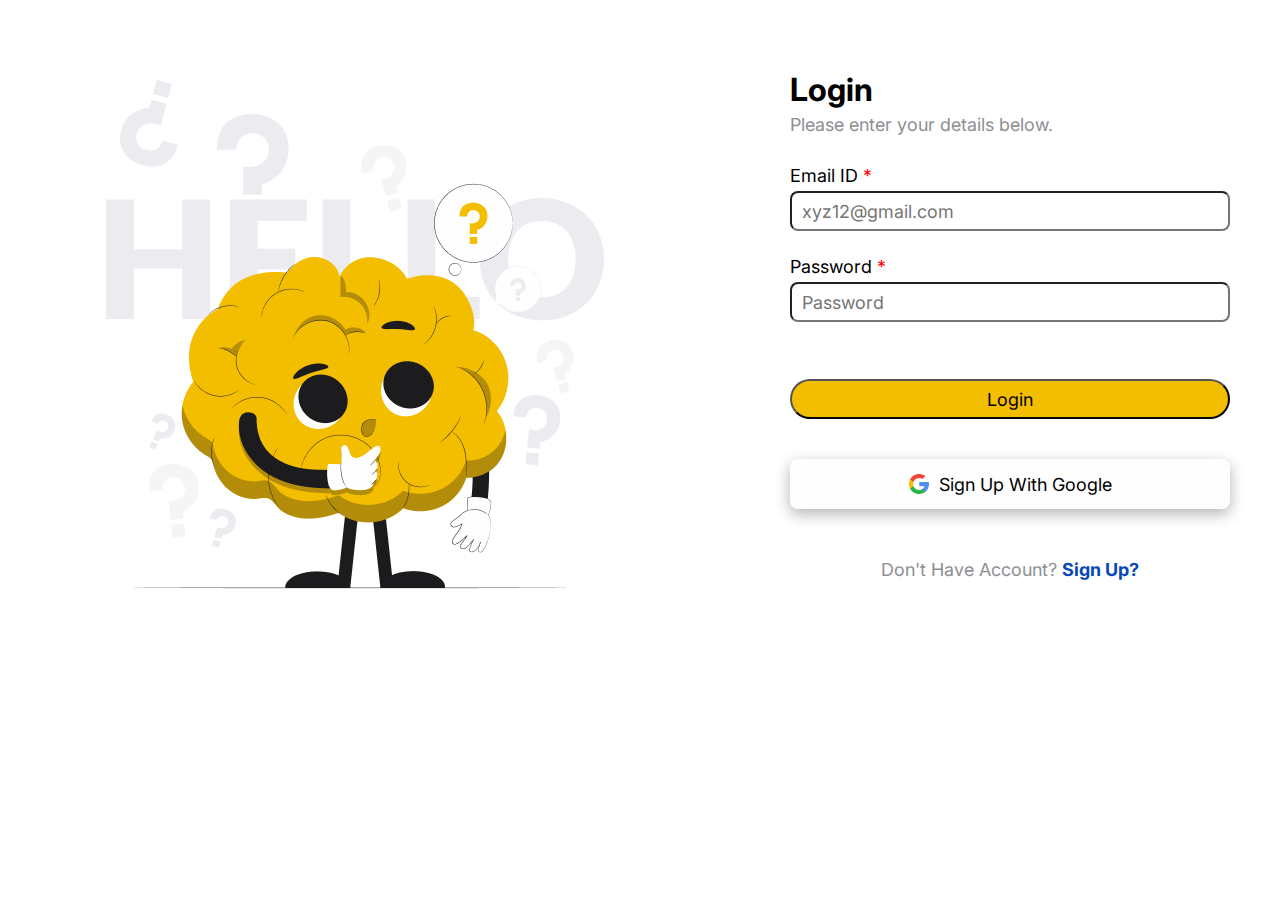
<file: index.html>
<!DOCTYPE html>
<html lang="en">
  <head>
    <meta charset="UTF-8" />
    <meta name="viewport" content="width=device-width, initial-scale=1.0" />
    <title>Quiz App</title>
    <link rel="stylesheet" href="./css/style.css" />
  </head>

  <body>
    <div class="container">
      <div class="image-section">
        <img src="./assets/cloud image.png" alt="" srcset="" />
      </div>
      <div class="login-section">
        <div class="credentials-section">
          <h2>Login</h2>
          <p>Please enter your details below.</p>

          <label for="emailId"
            >Email ID <span class="mandatory">*</span>
          </label>
          <input
            type="email"
            name="emailId"
            id="emailId"
            placeholder="xyz12@gmail.com"
          />
          <span id="email-err" style="color: red"></span>

          <label for="password"
            >Password <span class="mandatory">*</span>
          </label>
          <input
            type="password"
            name="password"
            id="password"
            placeholder="Password"
          />
          <span id="password-err" style="color: red"></span>
          <br />
          <button id="login" onclick="login()">Login</button>
        </div>

        <div class="card">
          <img src="./assets/google.png" alt="" srcset="" />
          <p>Sign Up With Google</p>
        </div>
        <div class="middle">
          Don't Have Account? <a href="/signup.html">Sign Up?</a>
        </div>
      </div>
    </div>
    <script src="js/script.js"></script>
  </body>
</html>
</file>
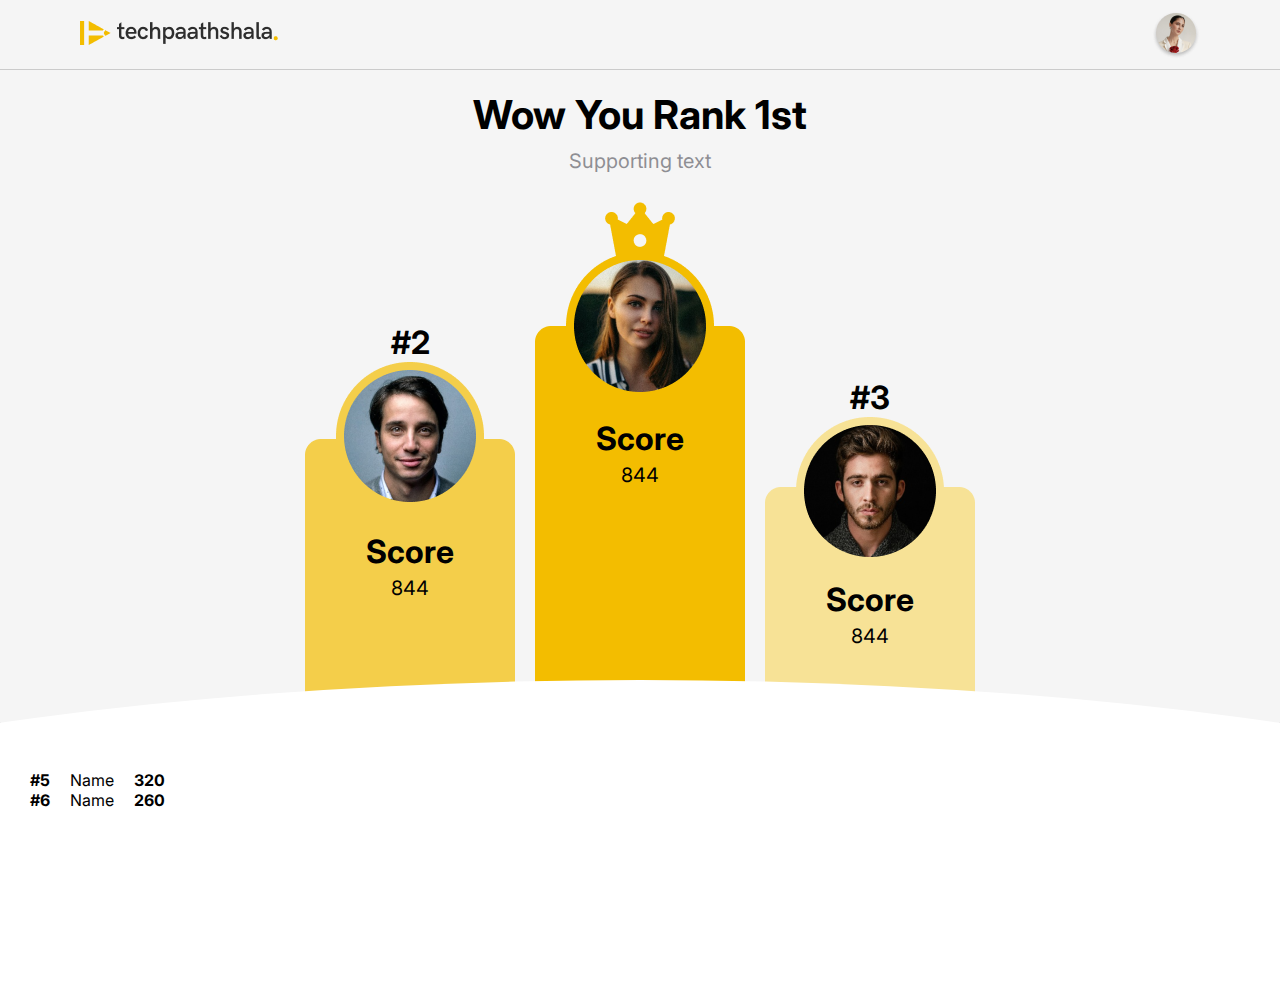
<file: leaderboard.html>
<!DOCTYPE html>
<html lang="en">
  <head>
    <meta charset="UTF-8" />
    <meta name="viewport" content="width=device-width, initial-scale=1.0" />
    <title>Leaderboard</title>
    <link rel="stylesheet" href="./css/style.css" />
  </head>
  <body style="background-color: #f5f5f5">
    <div class="navbar">
      <div class="logo">
        <img src="./assets/techoaathshala_logo.png" alt="" srcset="" />
      </div>
      <div class="menus">
        <div class="profile-menu">
          <img
            src="./assets/profile_picture.png"
            alt="Profile Picture"
            class="profile-photo"
            id="profile-photo"
          />

          <div class="popup-container hidden" id="popup-container">
            <div class="popup">
              <button class="logout-btn" id="logout-btn">Logout</button>
            </div>
          </div>
        </div>
      </div>
    </div>

    <div class="rank-container">
      <h2 id="rank-heading">Wow You Rank 1st</h2>
      <p id="rank">Supporting text</p>
    </div>

    <div class="top-three">
      <div class="user-rank-second">
        <h2>#2</h2>
        <img src="./assets/rank_image1.png" alt="" srcset="" />
        <div class="score-display">
          <h2 id="secondName">Score</h2>
          <p id="second">844</p>
        </div>
      </div>
      <div class="user-rank-first">
        <img src="./assets/rank_image2.png" alt="" srcset="" />
        <div class="score-display">
          <h2 id="firstName">Score</h2>
          <p id="first">844</p>
        </div>
      </div>
      <div class="user-rank-third">
        <h2>#3</h2>
        <img src="./assets/rank_image3.png" alt="" srcset="" />
        <div class="score-display">
          <h2 id="thirdName">Score</h2>
          <p id="third">844</p>
        </div>
      </div>
    </div>

    <div class="user-scores">
      <div class="current-users">
        <div class="current-user">
          <div class="current-user-rank">#4</div>
          <div class="current-user-name">Name</div>
          <div class="current-user-score">400</div>
        </div>
      </div>

      <div class="other-users-container">
        <div class="other-user">
          <div class="other-user-rank">#5</div>
          <div class="other-user-name">Name</div>
          <div class="other-user-score">320</div>
        </div>
        <div class="other-user">
          <div class="other-user-rank">#6</div>
          <div class="other-user-name">Name</div>
          <div class="other-user-score">260</div>
        </div>
        <!-- More users will be added dynamically via JavaScript -->
      </div>
    </div>

    <script src="js/script.js"></script>
  </body>
</html>
</file>
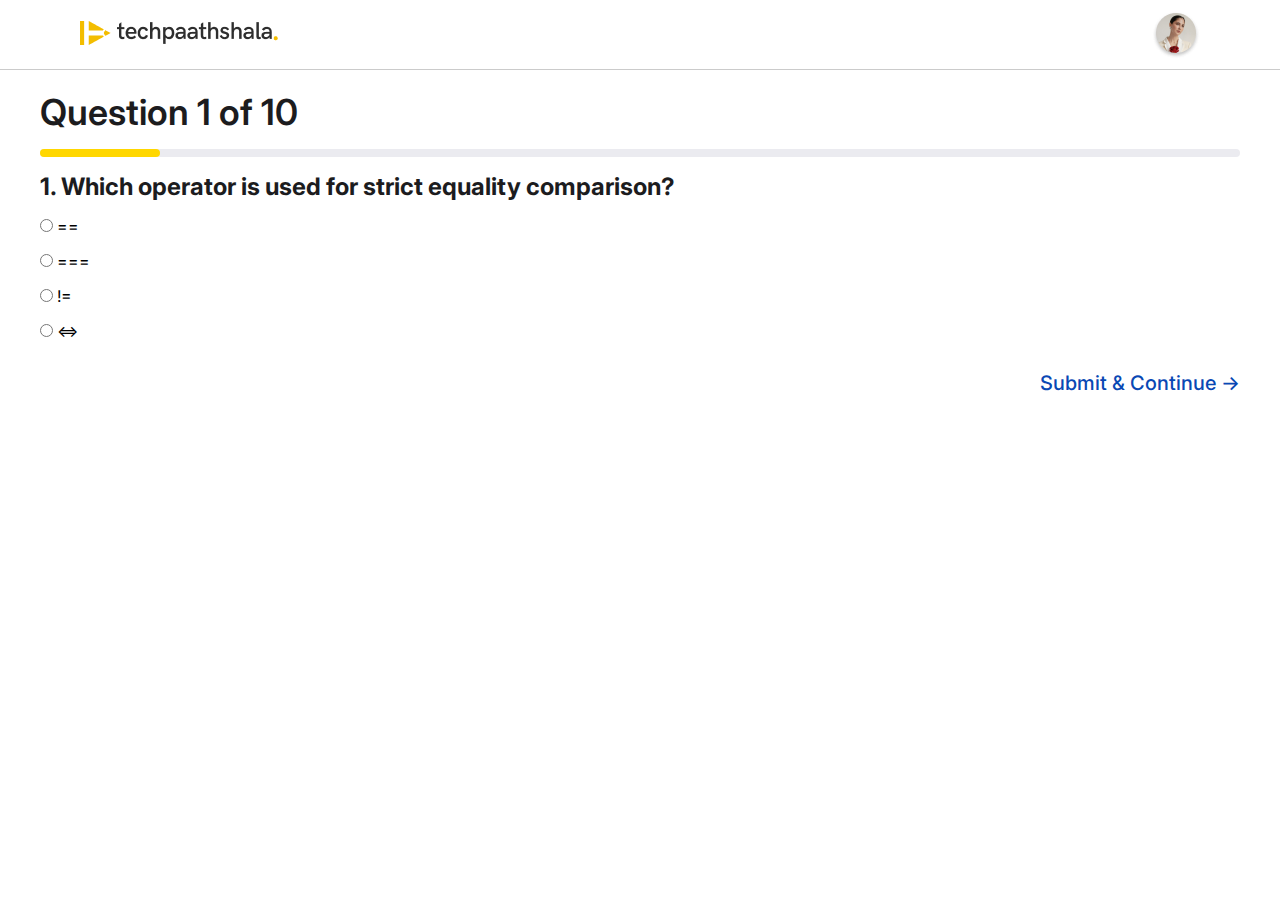
<file: quizstartpage.html>
<!DOCTYPE html>
<html lang="en">
  <head>
    <meta charset="UTF-8" />
    <meta name="viewport" content="width=device-width, initial-scale=1.0" />
    <title>Quiz Start Page</title>
    <link rel="stylesheet" href="./css/style.css" />
  </head>
  <body>
    <!-- Navbar -->
    <div class="navbar">
      <div class="logo">
        <img src="./assets/techoaathshala_logo.png" alt="Techpaathshala Logo" />
      </div>
      <div class="menus">
        <div class="profile-menu">
          <img
            src="./assets/profile_picture.png"
            alt="Profile Picture"
            class="profile-photo"
            id="profile-photo"
          />
          <div class="popup-container hidden" id="popup-container">
            <div class="popup">
              <button class="logout-btn" id="logout-btn">Logout</button>
            </div>
          </div>
        </div>
      </div>
    </div>

    <!-- Quiz Container -->
    <div class="question-container" id="quiz-container">
      <!-- Question Header -->
      <h2 id="question-counter">Question 1 of 10</h2>
      <div class="progress-bar">
        <div class="progress" id="progress"></div>
      </div>

      <!-- Question Title -->
      <h3 id="question-title">1. This is the question?</h3>
      <p class="supporting-text">Supporting Text</p>

      <!-- Options -->
      <ol class="options" id="options">
        <li><strong>1.</strong> Option</li>
        <li><strong>2.</strong> Option</li>
        <li><strong>3.</strong> Option</li>
        <li><strong>4.</strong> Option</li>
      </ol>
      <!-- Navigation Buttons -->
    </div>
    <div class="navigation-btn">
      <button id="prevBtn" disabled>← Previous</button>
      <button id="nextBtn">Submit & Continue →</button>
    </div>

    <script src="js/script.js"></script>
  </body>
</html>
</file>
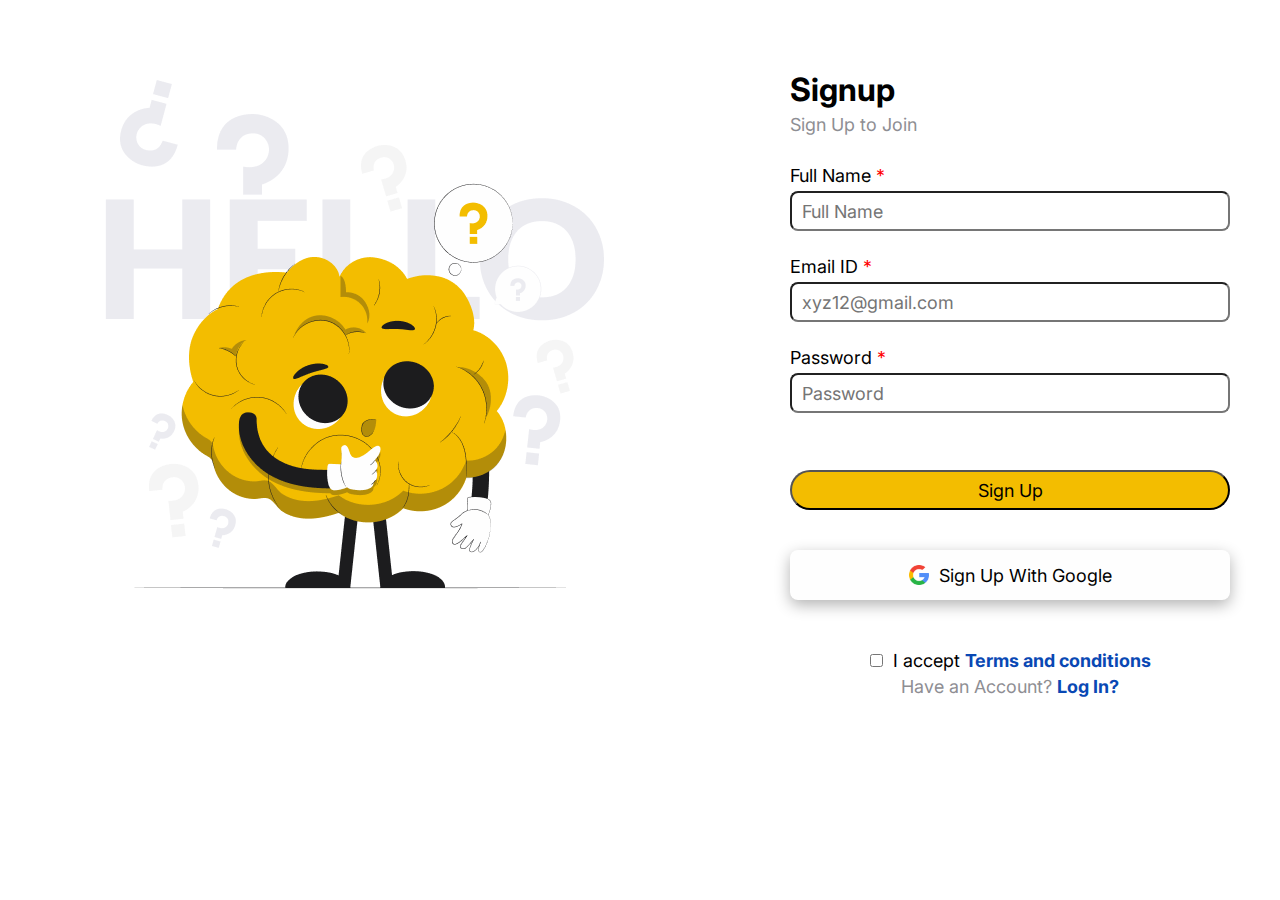
<file: signup.html>
<!DOCTYPE html>
<html lang="en">
  <head>
    <meta charset="UTF-8" />
    <meta name="viewport" content="width=device-width, initial-scale=1.0" />
    <title>Quiz App</title>
    <link rel="stylesheet" href="./css/style.css" />
  </head>

  <body>
    <div class="container">
      <div class="image-section">
        <img src="./assets/cloud image.png" alt="" srcset="" />
      </div>
      <div class="login-section">
        <div class="credentials-section">
          <h2>Signup</h2>
          <p>Sign Up to Join</p>
          <label for="fullName"
            >Full Name <span class="mandatory">*</span>
          </label>
          <input
            type="text"
            name="fullName"
            id="fullName"
            placeholder="Full Name"
          />
          <span id="name-err" style="color: red"></span>

          <label for="emailId"
            >Email ID <span class="mandatory">*</span>
          </label>
          <input
            type="email"
            name="emailId"
            id="emailId"
            placeholder="xyz12@gmail.com"
          />
          <span id="email-err" style="color: red"></span>

          <label for="password"
            >Password <span class="mandatory">*</span>
          </label>
          <input
            type="password"
            name="password"
            id="password"
            placeholder="Password"
          />
          <span id="password-err" style="color: red"></span>
          <br />
          <button id="login" onclick="signup()">Sign Up</button>
        </div>

        <div class="card">
          <img src="./assets/google.png" alt="" srcset="" />
          <p>Sign Up With Google</p>
        </div>

        <div class="middle" style="color: black">
          <input type="checkbox" name="terms" id="terms" />I accept
          <a href="#">Terms and conditions</a>
          <p>Have an Account? <a href="/index.html">Log In?</a></p>
        </div>
      </div>
    </div>

    <script src="js/script.js"></script>
  </body>
</html>
</file>
<file: css/style.css>
@import url("https://fonts.googleapis.com/css2?family=Cabin:ital,wght@0,400..700;1,400..700&family=Figtree:ital,wght@0,300..900;1,300..900&family=Fira+Sans:ital,wght@0,100;0,200;0,300;0,400;0,500;0,600;0,700;0,800;0,900;1,100;1,200;1,300;1,400;1,500;1,600;1,700;1,800;1,900&family=Inter:ital,opsz,wght@0,14..32,100..900;1,14..32,100..900&family=Lato:ital,wght@0,100;0,300;0,400;0,700;0,900;1,100;1,300;1,400;1,700;1,900&family=Lexend:wght@100..900&family=Open+Sans:ital,wght@0,300..800;1,300..800&family=Outfit:wght@100..900&family=Playwrite+HR+Lijeva+Guides&family=Poppins:ital,wght@0,100;0,200;0,300;0,400;0,500;0,600;0,700;0,800;0,900;1,100;1,200;1,300;1,400;1,500;1,600;1,700;1,800;1,900&family=Roboto+Condensed&family=Roboto:ital,wght@0,100;0,300;0,400;0,500;0,700;0,900;1,100;1,300;1,400;1,500;1,700;1,900&family=Rubik:ital,wght@0,300..900;1,300..900&display=swap");

* {
  padding: 0;
  margin: 0;
  font-family: "Inter", serif;
  box-sizing: border-box;
}
.container {
  display: flex;
  flex-direction: row;
}
.image-section img {
  margin-top: 80px;
  margin-left: 100px;
  width: 510px;
  height: 529px;
}
.login-section {
  margin-top: 70px;
  margin-left: 180px;
  /* width:700px; */
}
.login-section h2 {
  font-size: 2em;
}
.login-section p {
  color: #8e8e93;
  font-size: 18px;
  margin-top: 5px;
  margin-bottom: 30px;
}
.credentials-section label[for="emailId"],
label[for="password"],
label[for="fullName"],
input[type="email"],
input[type="password"],
input[type="text"] {
  font-size: 18px;
  display: block;
  margin-top: 20px;
}
.mandatory {
  color: red;
}
/* #passwordErr{
    margin-right: 50px;
} */
.credentials-section input[type="email"],
.credentials-section input[type="password"],
.credentials-section input[type="text"] {
  margin-top: 5px;
  margin-bottom: 25px;
  height: 40px;
  width: 440px;
  box-sizing: border-box;
  padding: 10px;
  border-radius: 8px;
}
#login {
  background-color: #f3bd00;
  margin-top: 12px;
  width: 440px;
  border-radius: 100px;
  font-size: 18px;
  height: 40px;
}
.card {
  display: flex;
  margin-top: 40px;
  border-radius: 8px;
  box-shadow: 0 5px 15px rgba(0, 0, 0, 0.3);
  height: 50px;
  align-items: center;
  justify-content: center;
  box-sizing: border-box;
  background-color: #fefefe;
}
.card img {
  width: 20px;
  height: 20px;
}
.card p {
  margin-left: 10px;
  margin-top: 30px;
  color: #000;
  font-size: 18px;
}

.middle {
  text-align: center;
  margin-top: 30px;
  color: #8e8e93;
  margin-top: 50px;
  font-size: 18px;
}
a {
  text-decoration: none;
  color: #0948b4;
  font-weight: bold;
  font-size: 18px;
}
.middle > input[type="checkbox"] {
  font-size: 20px;
  margin-right: 10px;
}
button {
  cursor: pointer;
}

/* HOME PAGE STYLING */

.navbar {
  display: flex;
  flex-direction: row;
  align-items: center;
  justify-content: space-between;
  height: 70px;
  border-bottom: 1px solid #cbcbcb;
  /* background-color: #F5F5F5; */
}
.logo {
  max-width: 12.5rem; /* 200px converted to rem */
  padding-left: 5rem; /* Instead of margin-left for better control */
  display: block; /* Removes extra spacing */
}

.menus {
  display: flex;
  align-items: center;
  gap: 1.5rem; /* Space between links and image */
  margin-left: auto; /* Pushes to the extreme right */
  padding-right: 5rem;
}
.menus a {
  text-decoration: none;
  /* font-size: 16px; */
  color: #000;
  margin-bottom: 10px;
}

.menus img {
  display: block; /* Removes inline space issue */
  max-width: 100%; /* Prevents stretching */
  height: auto;
}
.underline {
  margin-top: 10px;
}

.content {
  margin-top: 30px;
  padding: 0 20px;
}
.content h2 {
  font-size: 32px;
  font-weight: 700;
  margin-bottom: 8px;
}
.content i {
  margin-right: 3px;
}
.content li {
  color: #8e8e93;
  margin-left: 30px;
  margin-top: 10px;
}
.box-container {
  border-radius: 11px;
  box-shadow: 0 5px 15px rgba(28, 28, 30, 0.1);
  width: 80%;
  max-width: 1180px; /* Prevents container from being too wide */
  background-color: #fefefe;
  height: auto;
  margin: 30px auto; /* Centers the box horizontally */
  display: flex;
  flex-direction: column;
  align-items: center;
  overflow: hidden;
  text-align: center; /* Ensures text inside is also centered */
}

.box-container img {
  padding: 24px;
  /* width: 1132px; */
  width: 100%;
  height: auto;
}

.box-container h2 {
  font-size: 32px;
  font-weight: 700;
  margin-top: 10px;
  text-align: center;
}
.box-container p {
  color: #8e8e93;
  font-size: 18px;
  text-align: center;
  width: 390px;
  margin-top: 5px;
}

.sample-form {
  display: flex;
  /* flex-direction: row; */
  flex-wrap: wrap;
  margin-top: 40px;
  gap: 24px;
}

.sample-form label,
.sample-form input[type="text"],
.sample-form input[type="email"] {
  font-size: 18px;
  width: 361px;
  width: 100%;
  border-radius: 8px;
}
.form-group {
  display: flex;
  flex-direction: column;
  gap: 10px;
}
.sample-form input[type="text"],
.sample-form input[type="email"] {
  height: 51px;
  box-sizing: border-box;
  padding: 16px;
}

#start {
  margin: 24px 0;
  /* width: 360px; */
  width: 50%;
  /* height: 43px; */
  background-color: #f3bd00;
  padding: 12px 24px;
  font-size: 18px;
  font-weight: 500;
  border-radius: 100px;
  border: none;
}

/*Leaderboard CSS*/
.rank-container {
  text-align: center;
  margin-top: 20px;
}
.rank-container h2 {
  font-size: 40px;
  font-weight: 700px;
}
#rank {
  color: #8e8e93;
  font-size: 20px;
  margin-top: 10px;
}
.top-three {
  display: flex;
  flex-direction: row;
  gap: 20px;
  margin-top: 20px;
  justify-content: center;
  position: relative;
}
.top-three h2 {
  text-align: center;
  font-size: 32px;
}
.user-rank-second {
  /* position:absolute; */
  margin-top: 130px;
}

.user-rank-third {
  margin-top: 185px;
}

.score-display {
  position: relative;
  bottom: 330px;
  text-align: center;
}

.score-display p {
  margin-top: 5px;
  font-size: 20px;
}

.user-scores {
  background-color: #ffff;
  height: 400px;
  width: 100%;
  position: absolute;
  top: 600px;
  box-shadow: 0 5px 15px rgba(0, 0, 0, 0.3);
  clip-path: ellipse(100% 80% at 50% 100%);
  z-index: 1;
  box-sizing: border-box;
  padding-top: 170px;
  padding-left: 30px;
  padding-right: 30px;
  overflow-y: auto;
  scrollbar-width: none;
}
.other-users {
  display: flex;
  /* flex-direction: column; */
  font-size: 20px;
  color: #000;
  gap: 10px;
  justify-content: space-between;
  height: 55px;
  border-radius: 8px;
  box-shadow: 0 5px 15px rgba(0, 0, 0, 0.3);
  box-sizing: border-box;
  padding: 20px;
  align-items: center;
  margin-bottom: 20px;
}
.current-users {
  background-color: #fbf1ce;
  display: none;
  font-size: 20px;
  color: #000;
  gap: 10px;
  justify-content: space-between;
  height: 55px;
  border-radius: 8px;
  box-shadow: 0 5px 15px rgba(0, 0, 0, 0.3);
  box-sizing: border-box;
  padding: 20px;
  align-items: center;
  margin-bottom: 20px;
}

.current-user,
.other-user {
  display: flex;
  gap: 20px;
}

.current-user-rank,
.other-user-rank,
.current-user-score,
.other-user-score {
  font-weight: bold;
}

/* .popup-container {
  position: absolute;
  right: 10px;
  top: 85px;
  top: 0;  
  left: 0;
  left: 50;
  width: 400px;
  height: 50px;
  background-color: white;
  background-color: rgba(0, 0, 0, 0.5);
  display: none;
  justify-content: center;
  align-items: center;
} */

.profile-menu {
  position: relative;
  display: inline-block;
}

.profile-photo {
  cursor: pointer;
}

.popup-container {
  position: absolute;
  left: -80px;
  top: 50px;
  width: 200px;
  padding: 10px;
  border-radius: 10px;
  z-index: 1000;
}

.logout-btn {
  width: 100%;
  height: 43px;
  background-color: #f3bd00;
  font-size: 18px;
  font-weight: 500;
  border-radius: 100px;
  border: none;
  cursor: pointer;
}

.hidden {
  display: none;
}

.quiz-container {
  padding: 50px 40px 0 40px;
}

.progress-bar {
  height: 8px;
  background: #ebebf0;
  margin: 15px 40px;
  border-radius: 50px;
}
.progress {
  height: 8px;
  background: gold;
  width: 0%;
  border-radius: 50px;
  transition: width 0.3s ease-in-out;
}
.question-container {
  margin-top: 20px;
}
.options {
  display: block;
  margin: 15px 0;
  cursor: pointer;
  list-style: decimal;
}

.options li {
  margin-bottom: 15px; /* space between list items */
  padding: 0 40px;
}
.selected {
  background-color: lightblue;
}
.navigation-btn {
  display: flex;
  justify-content: space-between;
  margin-top: 30px;
  padding: 0 40px;
}

#prevBtn {
  font-weight: 500;
  font-size: 20px;
  color: #333;
  background: none;
  border: none;
}

#nextBtn {
  font-weight: 500;
  font-size: 20px;
  color: #0948b4;
  background: none;
  border: none;
}

#question-counter {
  padding-left: 40px;
  font-weight: 600;
  font-size: 36px;
  color: #1c1c1e;
}

#question-title {
  font-weight: 700;
  font-size: 24px;
  color: #1c1c1e;
  padding: 0 0 0 40px;
}
</file>
